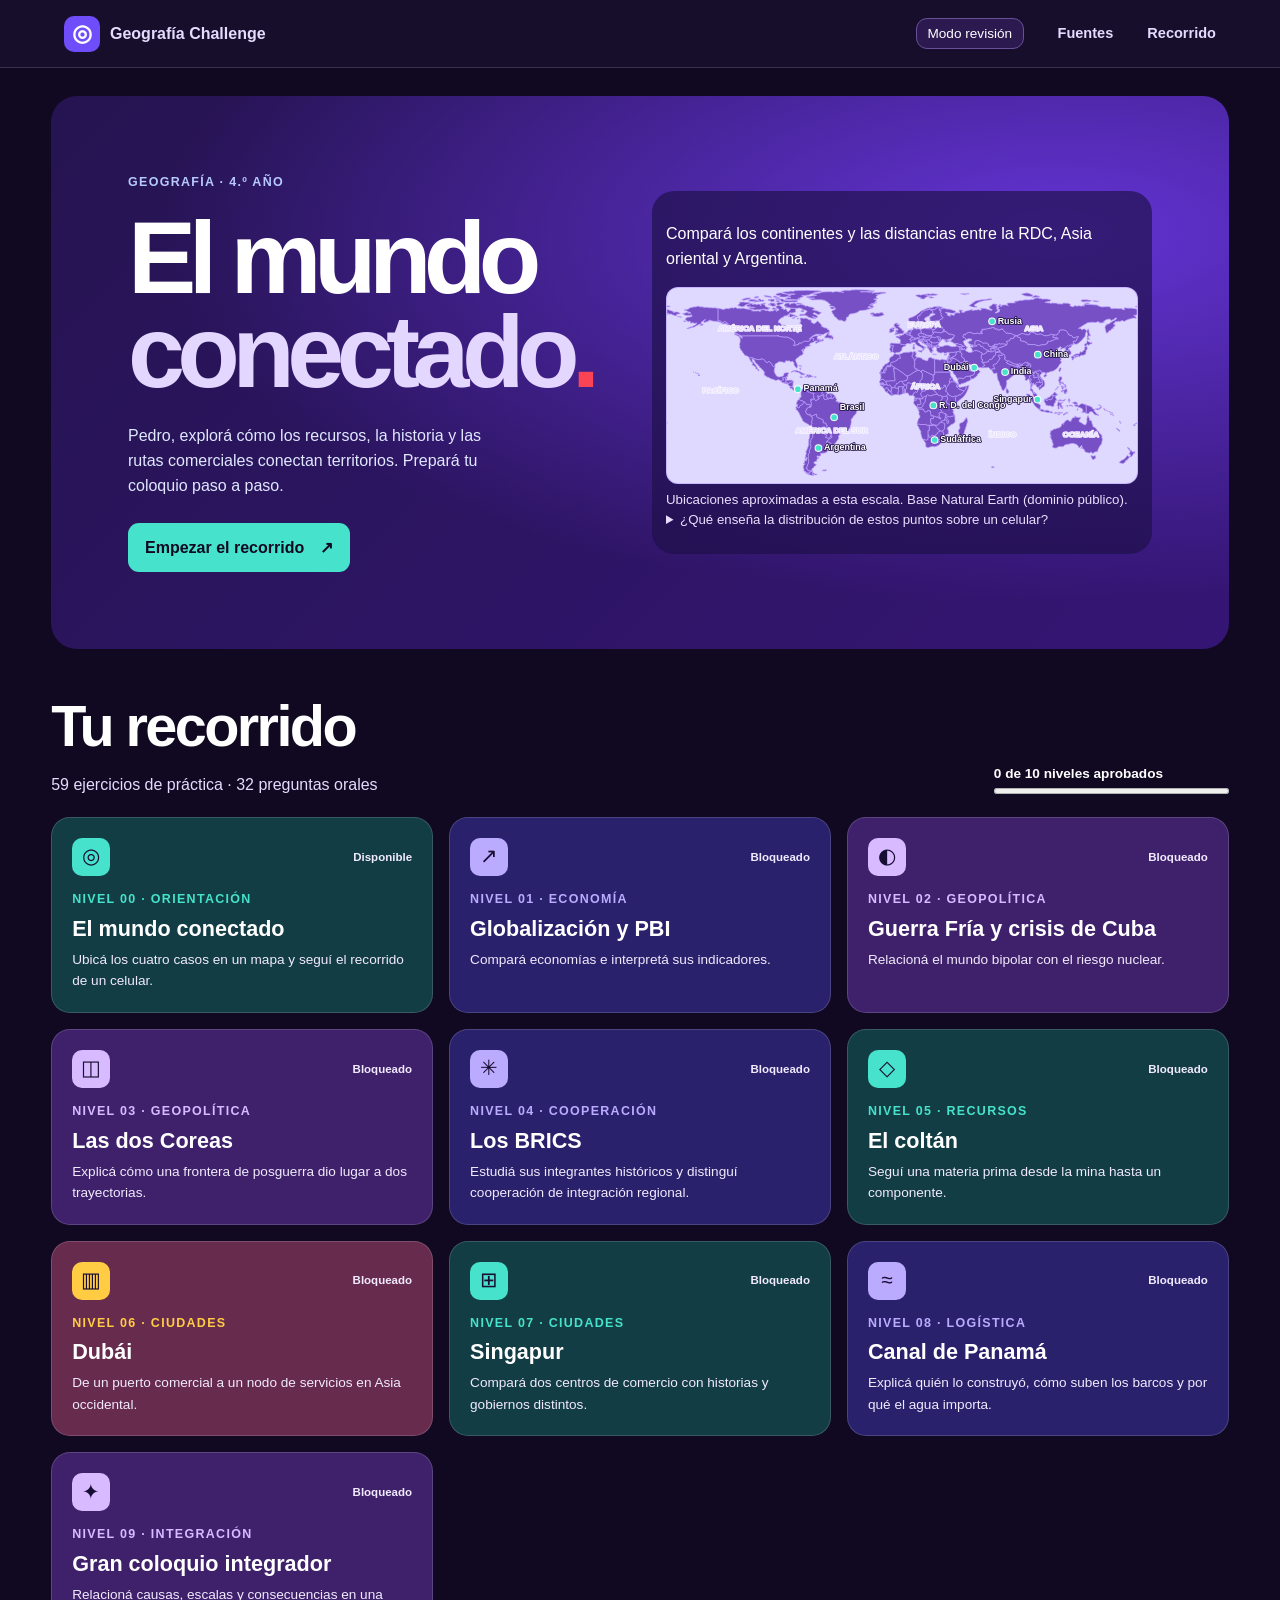
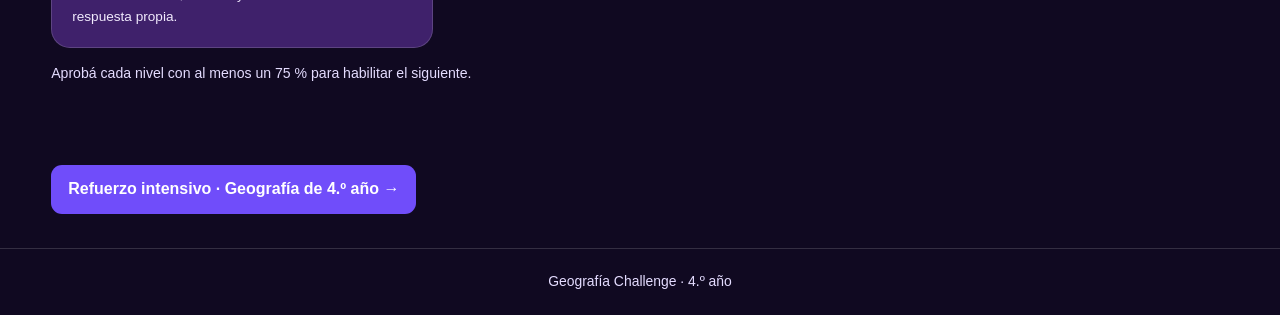
<file: index.html>
<!doctype html>
<html lang="es-AR">
<head>
<meta charset="utf-8">
<meta name="viewport" content="width=device-width,initial-scale=1">
<title>Geografía Challenge · El mundo conectado</title>
<link rel="stylesheet" href="estilos.css">
<script defer src="contenido.js"></script>
<script defer src="practica.js"></script>
<script defer src="oral.js"></script>
<script defer src="mapa-base.js"></script>
<script defer src="visuales.js"></script>
<script defer src="curso.js"></script>
<script defer src="region.js"></script>
<script defer src="geografia.js"></script>
<script defer src="edicion.js?v=20261114"></script>
<script defer src="relato.js?v=20261114"></script>
<script defer src="pedagogia.js"></script>
<script defer src="app.js"></script>
</head>
<body>
<a class="skip" href="#main">Saltar al contenido</a>
<header class="top"><a href="#" class="brand"><span>◎</span> Geografía Challenge</a><div class="top-actions"><button id="modo" type="button" aria-pressed="false">Modo revisión</button><a href="#fuentes">Fuentes</a><a href="#ruta">Recorrido</a></div></header>
<main id="main" tabindex="-1"></main>
<section class="route" aria-label="Material complementario"><a class="primary" href="refuerzo.html">Refuerzo intensivo · Geografía de 4.º año →</a></section>
<footer>Geografía Challenge · 4.º año</footer>
</body>
</html>
</file>
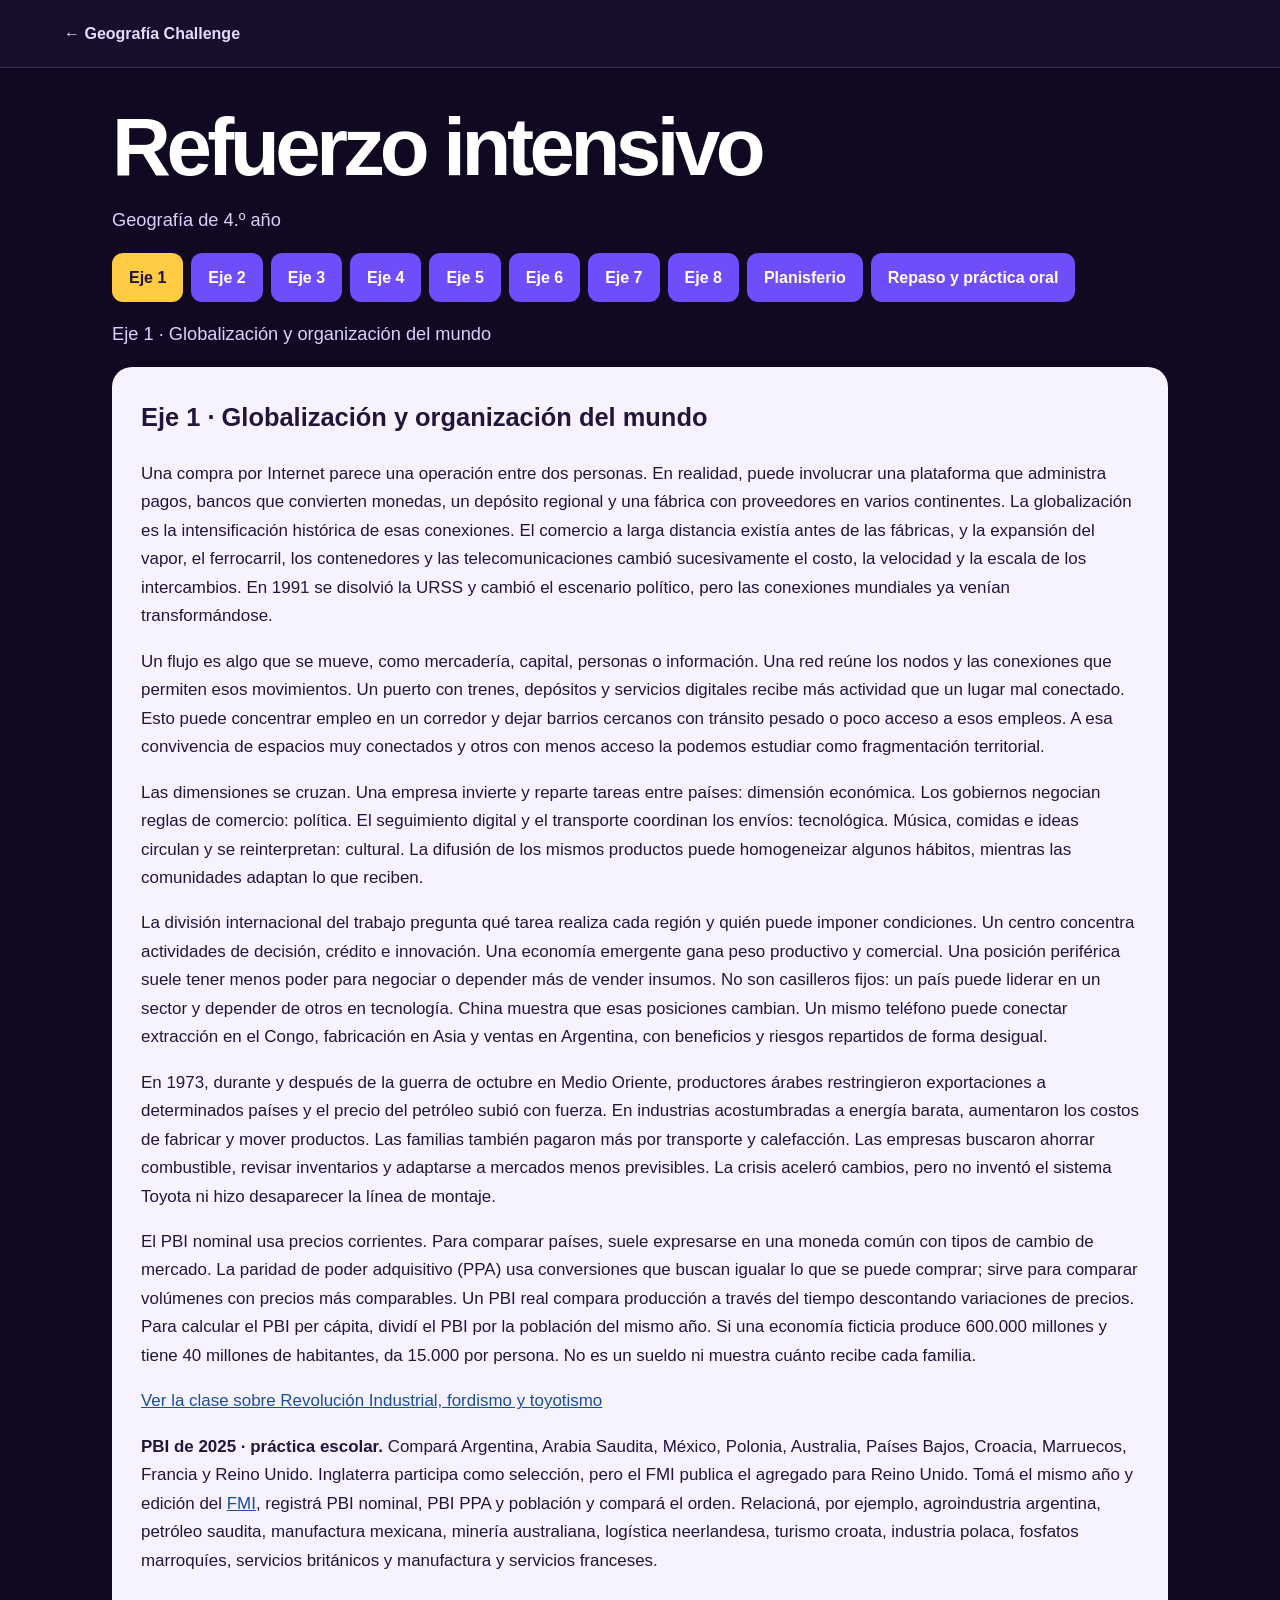
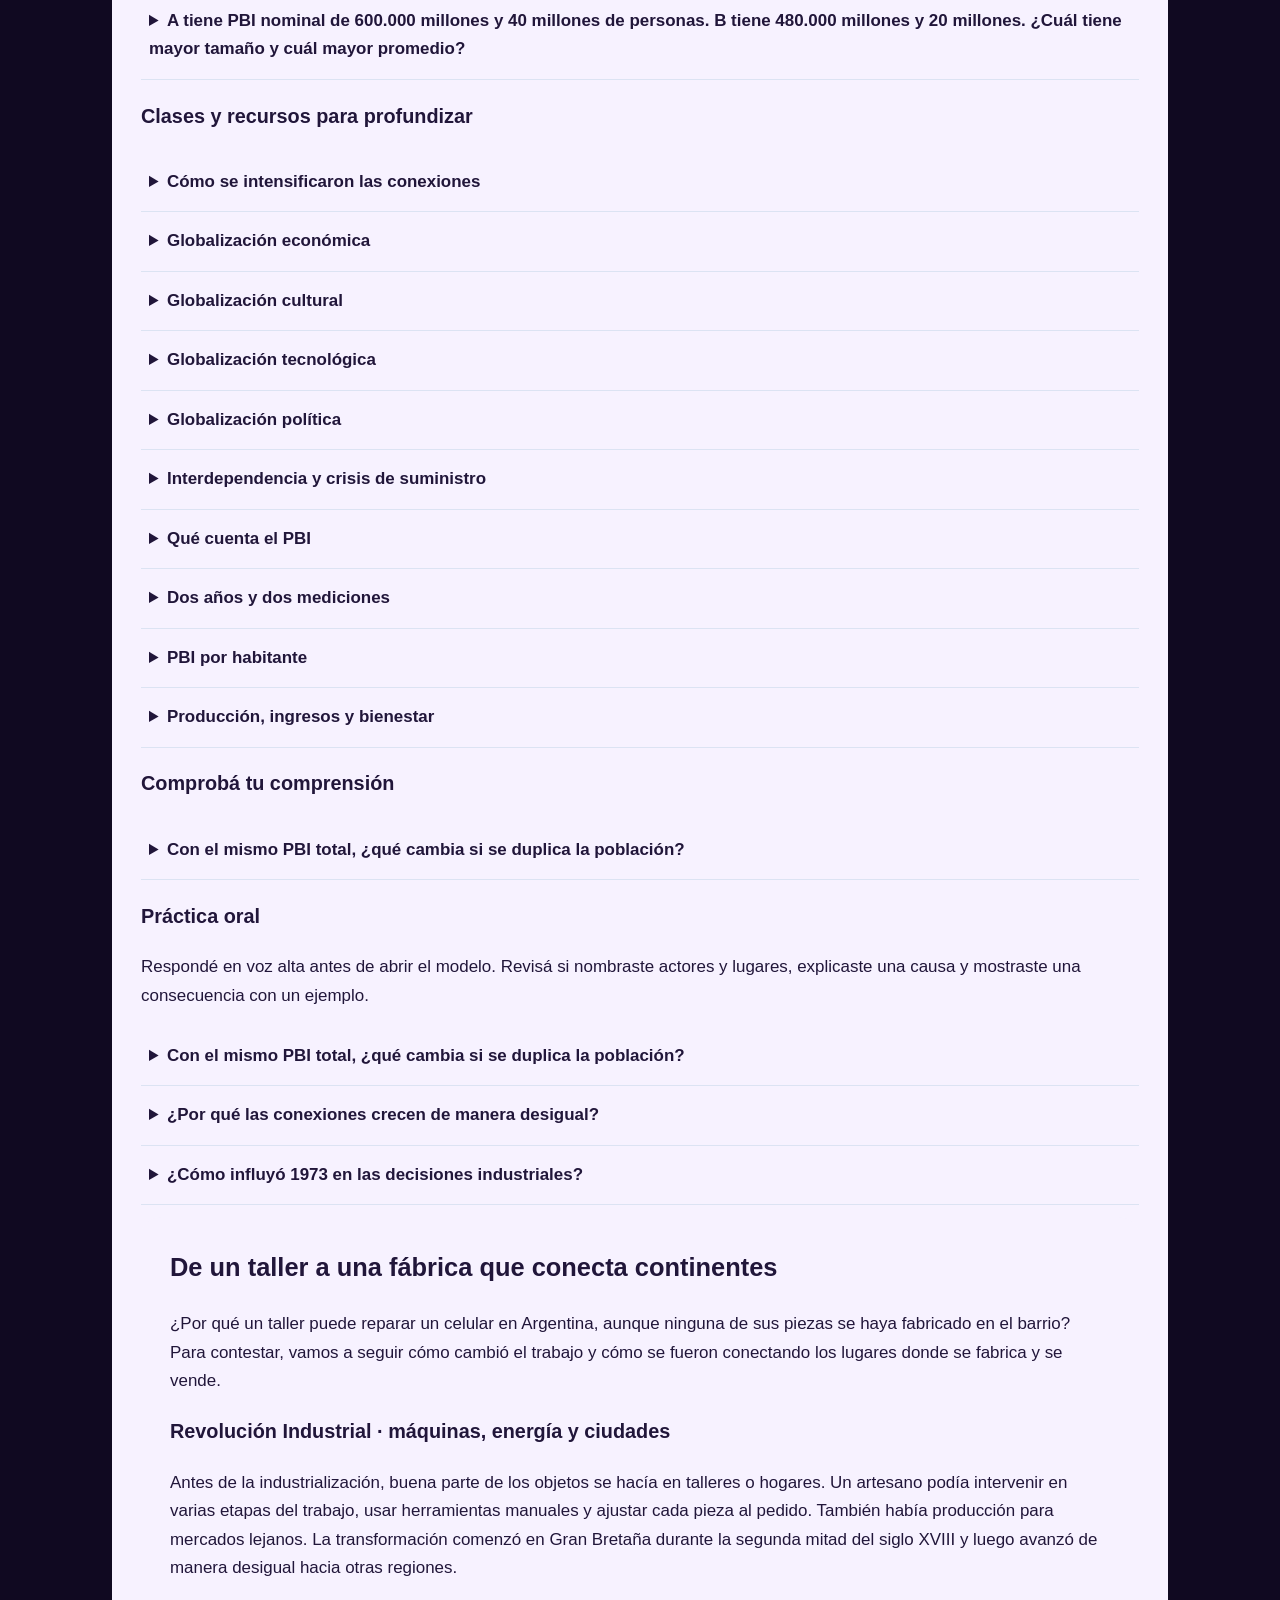
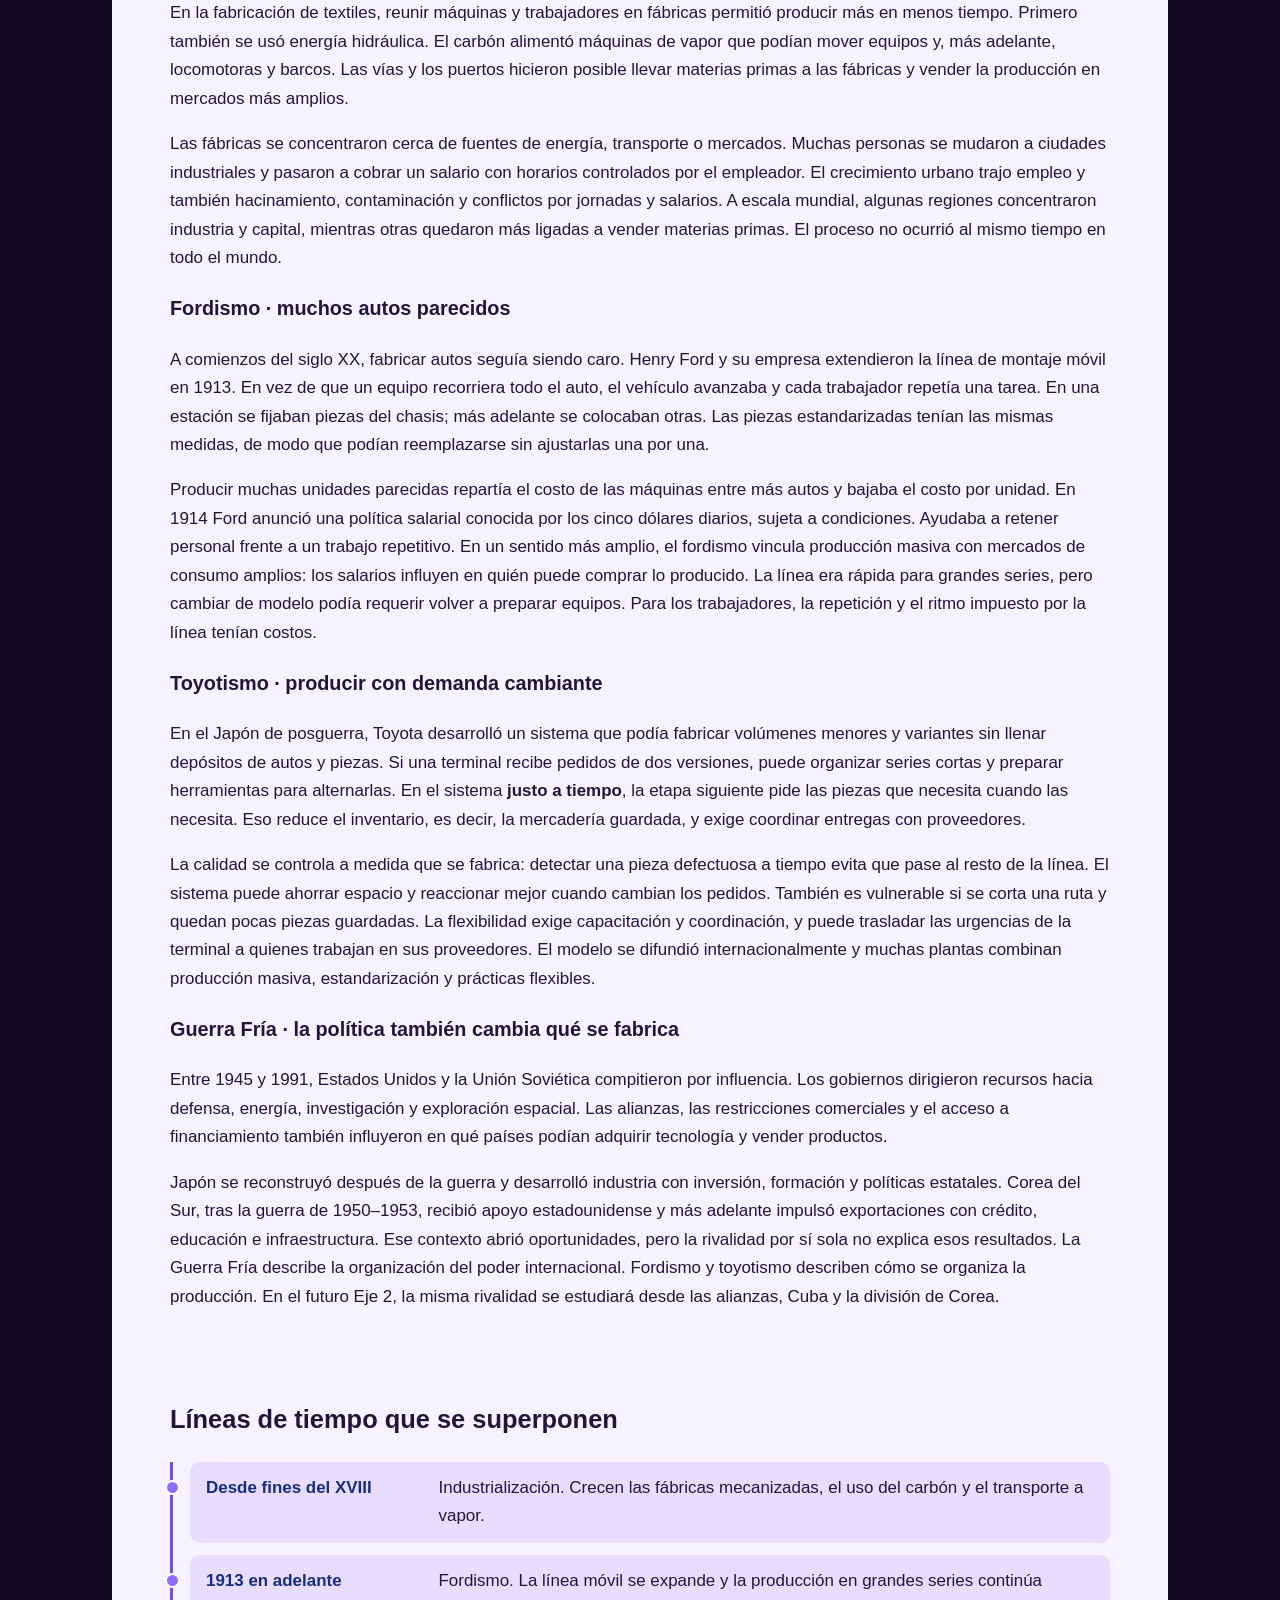
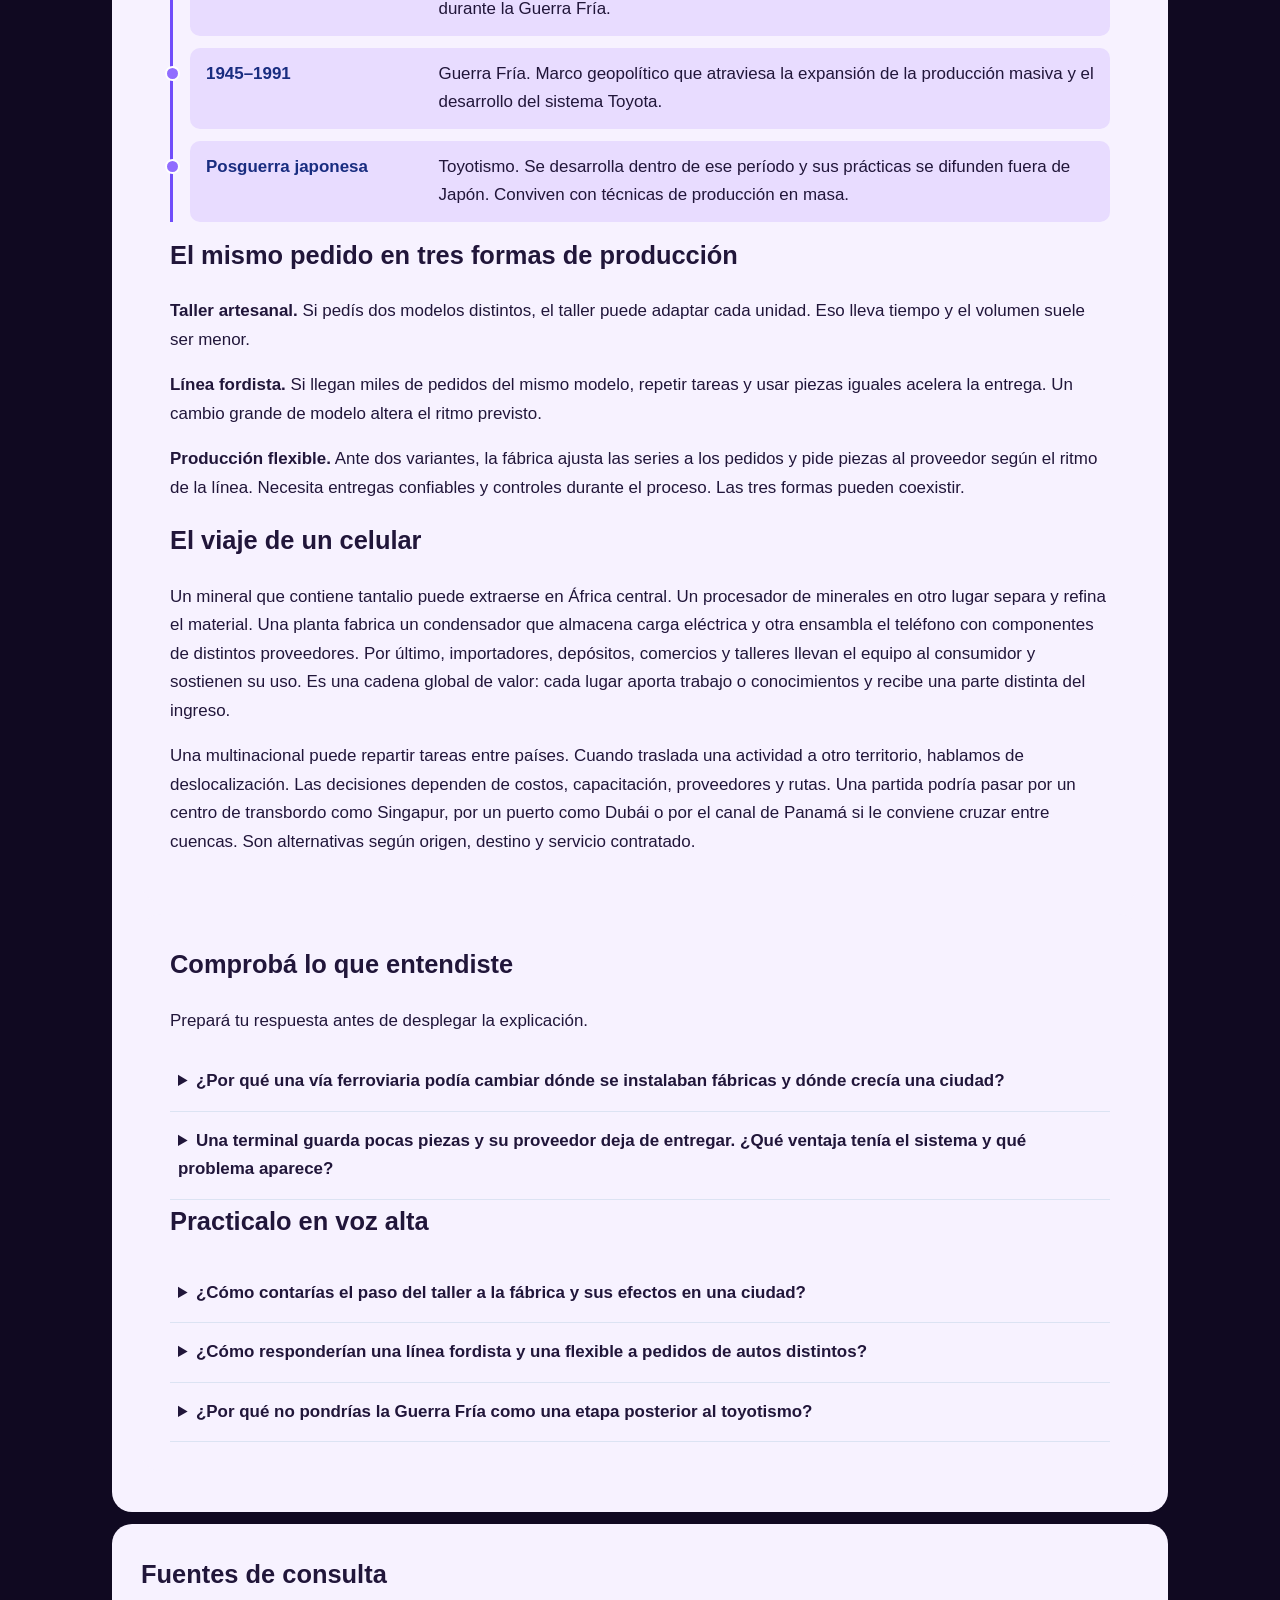
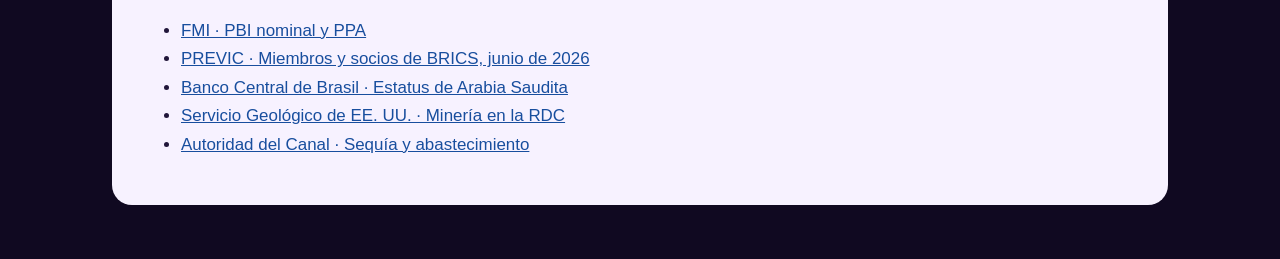
<file: refuerzo.html>
<!doctype html>
<html lang="es-AR">
<head><meta charset="utf-8"><meta name="viewport" content="width=device-width, initial-scale=1">
<title>Refuerzo Intensivo · Geografía de 4.º año</title><link rel="stylesheet" href="estilos.css"><link rel="stylesheet" href="refuerzo.css"><script defer src="contenido.js?v=refuerzo1"></script>
<script defer src="practica.js?v=refuerzo1"></script>
<script defer src="oral.js?v=refuerzo1"></script>
<script defer src="mapa-base.js?v=refuerzo1"></script>
<script defer src="visuales.js?v=refuerzo1"></script>
<script defer src="curso.js?v=refuerzo1"></script>
<script defer src="region.js?v=refuerzo1"></script>
<script defer src="geografia.js?v=refuerzo1"></script>
<script defer src="edicion.js?v=refuerzo1"></script>
<script defer src="relato.js?v=refuerzo1"></script>
<script defer src="pedagogia.js?v=refuerzo1"></script>
<script defer src="refuerzo-ejes.js?v=refuerzo1"></script>
<script defer src="refuerzo.js?v=refuerzo2"></script>
</head>
<body>
<header class="top"><a class="brand" href="index.html">← Geografía Challenge</a></header>
<main class="reading theme-1 refuerzo">
<h1>Refuerzo intensivo</h1>
<p class="intro">Geografía de 4.º año</p>
<nav class="jump" aria-label="Recorrido del refuerzo"><a class="primary" href="#eje-1">Eje 1</a> <a class="primary" href="#eje-2">Eje 2</a> <a class="primary" href="#eje-3">Eje 3</a> <a class="primary" href="#eje-4">Eje 4</a> <a class="primary" href="#eje-5">Eje 5</a> <a class="primary" href="#eje-6">Eje 6</a> <a class="primary" href="#eje-7">Eje 7</a> <a class="primary" href="#eje-8">Eje 8</a> <a class="primary" href="#ubicaciones">Planisferio</a> <a class="primary" href="#guia">Repaso y práctica oral</a></nav>
<p class="intro" id="refuerzo-actual" aria-live="polite"></p>
<div id="produccion">
<section class="paper">
<h2>De un taller a una fábrica que conecta continentes</h2>
<p>¿Por qué un taller puede reparar un celular en Argentina, aunque ninguna de sus piezas se haya fabricado en el barrio? Para contestar, vamos a seguir cómo cambió el trabajo y cómo se fueron conectando los lugares donde se fabrica y se vende.</p>
<h3>Revolución Industrial · máquinas, energía y ciudades</h3>
<p>Antes de la industrialización, buena parte de los objetos se hacía en talleres o hogares. Un artesano podía intervenir en varias etapas del trabajo, usar herramientas manuales y ajustar cada pieza al pedido. También había producción para mercados lejanos. La transformación comenzó en Gran Bretaña durante la segunda mitad del siglo XVIII y luego avanzó de manera desigual hacia otras regiones.</p>
<p>En la fabricación de textiles, reunir máquinas y trabajadores en fábricas permitió producir más en menos tiempo. Primero también se usó energía hidráulica. El carbón alimentó máquinas de vapor que podían mover equipos y, más adelante, locomotoras y barcos. Las vías y los puertos hicieron posible llevar materias primas a las fábricas y vender la producción en mercados más amplios.</p>
<p>Las fábricas se concentraron cerca de fuentes de energía, transporte o mercados. Muchas personas se mudaron a ciudades industriales y pasaron a cobrar un salario con horarios controlados por el empleador. El crecimiento urbano trajo empleo y también hacinamiento, contaminación y conflictos por jornadas y salarios. A escala mundial, algunas regiones concentraron industria y capital, mientras otras quedaron más ligadas a vender materias primas. El proceso no ocurrió al mismo tiempo en todo el mundo.</p>
<h3>Fordismo · muchos autos parecidos</h3>
<p>A comienzos del siglo XX, fabricar autos seguía siendo caro. Henry Ford y su empresa extendieron la línea de montaje móvil en 1913. En vez de que un equipo recorriera todo el auto, el vehículo avanzaba y cada trabajador repetía una tarea. En una estación se fijaban piezas del chasis; más adelante se colocaban otras. Las piezas estandarizadas tenían las mismas medidas, de modo que podían reemplazarse sin ajustarlas una por una.</p>
<p>Producir muchas unidades parecidas repartía el costo de las máquinas entre más autos y bajaba el costo por unidad. En 1914 Ford anunció una política salarial conocida por los cinco dólares diarios, sujeta a condiciones. Ayudaba a retener personal frente a un trabajo repetitivo. En un sentido más amplio, el fordismo vincula producción masiva con mercados de consumo amplios: los salarios influyen en quién puede comprar lo producido. La línea era rápida para grandes series, pero cambiar de modelo podía requerir volver a preparar equipos. Para los trabajadores, la repetición y el ritmo impuesto por la línea tenían costos.</p>
<h3>Toyotismo · producir con demanda cambiante</h3>
<p>En el Japón de posguerra, Toyota desarrolló un sistema que podía fabricar volúmenes menores y variantes sin llenar depósitos de autos y piezas. Si una terminal recibe pedidos de dos versiones, puede organizar series cortas y preparar herramientas para alternarlas. En el sistema <strong>justo a tiempo</strong>, la etapa siguiente pide las piezas que necesita cuando las necesita. Eso reduce el inventario, es decir, la mercadería guardada, y exige coordinar entregas con proveedores.</p>
<p>La calidad se controla a medida que se fabrica: detectar una pieza defectuosa a tiempo evita que pase al resto de la línea. El sistema puede ahorrar espacio y reaccionar mejor cuando cambian los pedidos. También es vulnerable si se corta una ruta y quedan pocas piezas guardadas. La flexibilidad exige capacitación y coordinación, y puede trasladar las urgencias de la terminal a quienes trabajan en sus proveedores. El modelo se difundió internacionalmente y muchas plantas combinan producción masiva, estandarización y prácticas flexibles.</p>
<h3>Guerra Fría · la política también cambia qué se fabrica</h3>
<p>Entre 1945 y 1991, Estados Unidos y la Unión Soviética compitieron por influencia. Los gobiernos dirigieron recursos hacia defensa, energía, investigación y exploración espacial. Las alianzas, las restricciones comerciales y el acceso a financiamiento también influyeron en qué países podían adquirir tecnología y vender productos.</p>
<p>Japón se reconstruyó después de la guerra y desarrolló industria con inversión, formación y políticas estatales. Corea del Sur, tras la guerra de 1950–1953, recibió apoyo estadounidense y más adelante impulsó exportaciones con crédito, educación e infraestructura. Ese contexto abrió oportunidades, pero la rivalidad por sí sola no explica esos resultados. La Guerra Fría describe la organización del poder internacional. Fordismo y toyotismo describen cómo se organiza la producción. En el futuro Eje 2, la misma rivalidad se estudiará desde las alianzas, Cuba y la división de Corea.</p>
</section>
<section class="paper">
<h2>Líneas de tiempo que se superponen</h2>
<ol class="timeline">
<li><b>Desde fines del XVIII</b><span>Industrialización. Crecen las fábricas mecanizadas, el uso del carbón y el transporte a vapor.</span></li>
<li><b>1913 en adelante</b><span>Fordismo. La línea móvil se expande y la producción en grandes series continúa durante la Guerra Fría.</span></li>
<li><b>1945–1991</b><span>Guerra Fría. Marco geopolítico que atraviesa la expansión de la producción masiva y el desarrollo del sistema Toyota.</span></li>
<li><b>Posguerra japonesa</b><span>Toyotismo. Se desarrolla dentro de ese período y sus prácticas se difunden fuera de Japón. Conviven con técnicas de producción en masa.</span></li>
</ol>
<h2>El mismo pedido en tres formas de producción</h2>
<p><strong>Taller artesanal.</strong> Si pedís dos modelos distintos, el taller puede adaptar cada unidad. Eso lleva tiempo y el volumen suele ser menor.</p>
<p><strong>Línea fordista.</strong> Si llegan miles de pedidos del mismo modelo, repetir tareas y usar piezas iguales acelera la entrega. Un cambio grande de modelo altera el ritmo previsto.</p>
<p><strong>Producción flexible.</strong> Ante dos variantes, la fábrica ajusta las series a los pedidos y pide piezas al proveedor según el ritmo de la línea. Necesita entregas confiables y controles durante el proceso. Las tres formas pueden coexistir.</p>
<h2>El viaje de un celular</h2>
<p>Un mineral que contiene tantalio puede extraerse en África central. Un procesador de minerales en otro lugar separa y refina el material. Una planta fabrica un condensador que almacena carga eléctrica y otra ensambla el teléfono con componentes de distintos proveedores. Por último, importadores, depósitos, comercios y talleres llevan el equipo al consumidor y sostienen su uso. Es una cadena global de valor: cada lugar aporta trabajo o conocimientos y recibe una parte distinta del ingreso.</p>
<p>Una multinacional puede repartir tareas entre países. Cuando traslada una actividad a otro territorio, hablamos de deslocalización. Las decisiones dependen de costos, capacitación, proveedores y rutas. Una partida podría pasar por un centro de transbordo como Singapur, por un puerto como Dubái o por el canal de Panamá si le conviene cruzar entre cuencas. Son alternativas según origen, destino y servicio contratado.</p>
</section>
<section class="paper">
<h2>Comprobá lo que entendiste</h2>
<p>Prepará tu respuesta antes de desplegar la explicación.</p>
<details class="oral-card"><summary>¿Por qué una vía ferroviaria podía cambiar dónde se instalaban fábricas y dónde crecía una ciudad?</summary><p>Una estación conectaba insumos, trabajadores y compradores. Al reducir tiempos y costos de transporte, hacía más atractivo instalarse cerca. El tren ayudaba al crecimiento, junto con decisiones sobre suelo, empleo y energía.</p></details>
<details class="oral-card"><summary>Una terminal guarda pocas piezas y su proveedor deja de entregar. ¿Qué ventaja tenía el sistema y qué problema aparece?</summary><p>Ahorraba espacio y dinero en mercadería guardada. Cuando no llegan las piezas, queda menos margen para mantener la producción. Guardar todo eliminaría parte del ahorro, y las entregas frecuentes requieren coordinación y opciones de respaldo.</p></details>
<h2>Practicalo en voz alta</h2>
<details class="oral-card"><summary>¿Cómo contarías el paso del taller a la fábrica y sus efectos en una ciudad?</summary><p>En el taller se podía trabajar una pieza casi completa. Al reunir máquinas, energía y trabajadores en una fábrica, cambió la escala. Se expandieron rutas y mercados, creció el empleo asalariado en ciudades y aparecieron problemas de vivienda, contaminación y condiciones laborales.</p></details>
<details class="oral-card"><summary>¿Cómo responderían una línea fordista y una flexible a pedidos de autos distintos?</summary><p>Una línea fordista aprovecha la repetición para producir muchas unidades iguales. Una flexible alterna series y coordina piezas con proveedores. La primera gana eficiencia si la demanda es estable; la segunda se adapta mejor a variantes y necesita entregas confiables.</p></details>
<details class="oral-card"><summary>¿Por qué no pondrías la Guerra Fría como una etapa posterior al toyotismo?</summary><p>Porque señalan cosas diferentes. La Guerra Fría explica la rivalidad internacional y parte del contexto para la industria asiática. El toyotismo se desarrolló en Japón durante ese mismo período y explica cómo trabaja una fábrica.</p></details>
</section>
</div>
<div id="refuerzo-ejes"></div>
<section class="paper"><h2>Fuentes de consulta</h2><ul><li><a href="https://www.imf.org/external/datamapper/datasets/WEO">FMI · PBI nominal y PPA</a></li><li><a href="https://www.gov.br/previc/pt-br/noticias/previc-participa-de-seminario-do-brics">PREVIC · Miembros y socios de BRICS, junio de 2026</a></li><li><a href="https://www.bcb.gov.br/en/about/brics-en">Banco Central de Brasil · Estatus de Arabia Saudita</a></li><li><a href="https://www.usgs.gov/centers/national-minerals-information-center/congo-kinshasa">Servicio Geológico de EE. UU. · Minería en la RDC</a></li><li><a href="https://pancanal.com/canal-mantiene-medidas-para-garantizar-disponibilidad-de-agua/">Autoridad del Canal · Sequía y abastecimiento</a></li></ul></section>
</main></body></html>
</file>
<file: estilos.css>
@font-face{font-family:Inter;src:local(Inter)}*{box-sizing:border-box}html{scroll-padding-top:80px}body{margin:0;background:#f5f6fb;color:#172346;font:16px/1.58 Inter,"Segoe UI",sans-serif}a{color:#184e9e}button,input,textarea,select{font:inherit}button,.primary{border-radius:11px;cursor:pointer}button{border:1px solid #c5cfe4;color:#172346;background:#fff;padding:.55rem .85rem}button:hover,button[aria-pressed=true]{background:#e8efff}button:disabled{cursor:default;opacity:.48}:focus-visible{outline:3px solid #315de6;outline-offset:4px}.top{height:68px;background:#fff;position:sticky;top:0;z-index:4;display:flex;align-items:center;justify-content:space-between;padding:0 max(5vw,calc((100vw - 1220px)/2));border-bottom:1px solid #e1e5f2;gap:12px}.top a{text-decoration:none;color:#152449;font-weight:650}.top-actions{display:flex;gap:clamp(12px,4vw,34px);font-size:.91rem}.brand{display:flex;align-items:center;gap:10px;line-height:1.1}.brand span{background:#202e64;color:#84eedc;border-radius:10px;width:36px;height:36px;display:grid;place-items:center;font-size:1.45rem;flex:none}.skip,.sr{position:absolute;clip-path:inset(50%);width:1px;height:1px;overflow:hidden}.skip:focus{clip-path:none;width:auto;height:auto;position:fixed;z-index:5;background:#fff;padding:10px}main{min-height:76vh}.hero,.route,.reading{width:min(92%,1220px);margin:auto}.hero{margin-top:28px;padding:clamp(24px,5vw,65px);min-height:455px;display:grid;grid-template-columns:1fr 1fr;align-items:center;gap:18px;color:#fff;border-radius:26px;background:radial-gradient(ellipse at 85% 18%,#314487 0%,transparent 55%),#121b42;overflow:hidden}.hero h1{font-size:clamp(3.1rem,7vw,6.7rem);letter-spacing:-.074em;line-height:.92;margin:18px 0 24px;font-weight:800}.hero h1 em{font-style:normal;color:#89eedc}.hero h1 span{color:#ffe384}.hero-text>p:not(.kicker){max-width:42ch;color:#e0e8ff;margin-bottom:24px}.kicker{font-size:.78rem;text-transform:uppercase;font-weight:750;letter-spacing:.105em;margin:0;color:var(--ink,#43528b)}.hero .kicker{color:#b7c9ff}.primary{display:inline-flex;align-items:center;gap:16px;background:#203e9a;color:white;padding:.68rem 1rem;border:1px solid transparent;text-decoration:none;font-weight:710}.primary:hover{background:#172f79}.hero .primary{background:#ffe384;color:#171e3b}.hero .primary:hover{background:#ffefb3}.hero-map svg{background:#1c2b60;border:1px solid #42578a}.hero-map .tierra{fill:#42558c;stroke:#7387ba}.hero-map .region{fill:#c5d4fc}.hero-map .pin{fill:#fff;stroke:#1c2b60}.hero-map circle{fill:#85eedc;stroke:#1c2b60}.hero-map figcaption{color:#c1cfef}.route{padding:32px 0 34px}.routehead{display:flex;align-items:end;justify-content:space-between;gap:16px;margin-bottom:20px}.routehead h2{font-size:2.2rem;letter-spacing:-.045em;margin:0}.routehead p{margin:0;color:#4b5978}.progress{min-width:min(235px,100%);font-size:.85rem}.progress progress{width:100%;display:block;accent-color:#3357da;height:12px}.grid{display:grid;grid-template-columns:repeat(5,minmax(0,1fr));gap:13px}.tile{padding:16px;border-radius:16px;border:1px solid #dce3f3;background:#fff;text-decoration:none;color:inherit;min-height:196px}.tile:not(.locked):hover{border-color:var(--ink);box-shadow:0 8px 20px #16234812}.tile>div{display:flex;align-items:center;justify-content:space-between;gap:4px;margin-bottom:14px}.icon{background:var(--tint);color:var(--ink);display:grid;place-items:center;width:38px;height:38px;border-radius:10px;font-size:1.3rem}.tile-state{color:#55617c;font-size:.72rem;font-weight:700}.tile h3{line-height:1.15;margin:.45rem 0;font-size:1.13rem}.tile p:last-child{font-size:.85rem;margin:0;color:#4c5874}.tile.locked{background:#fafbff}.theme-0,.theme-5,.theme-7{--ink:#116558;--tint:#daf6ed}.theme-1,.theme-4,.theme-8{--ink:#244ab0;--tint:#e1eaff}.theme-2,.theme-3,.theme-9{--ink:#6233a5;--tint:#efe6ff}.theme-6{--ink:#7b4a0b;--tint:#fff0c8}.muted,.storage{font-size:.88rem;color:#4b5978}footer{text-align:center;border-top:1px solid #e0e5f4;padding:22px;color:#4b5978;font-size:.87rem}.reading{max-width:1000px;padding:29px 0 42px}.reading h1{font-size:clamp(2.2rem,7vw,4.2rem);letter-spacing:-.055em;line-height:1.02;margin:9px 0}.intro{font-size:1.14rem;color:#465475}.back{display:inline-block;margin-bottom:19px;font-weight:650}.jump{display:flex;flex-wrap:wrap;gap:8px;margin:18px 0}.paper,.lesson{background:#fff;border:1px solid #dae0ef;border-radius:16px;margin:12px 0}.paper{padding:clamp(14px,3vw,29px)}.paper h2{margin-top:0}.lesson>summary{font-size:1.14rem;padding:14px 18px;font-weight:750}.lesson-num{display:inline-block;background:var(--tint);color:var(--ink);border-radius:7px;padding:3px 9px;margin-right:12px;font-size:.9rem}.lesson-body{padding:0 clamp(14px,4vw,27px) 16px}.lesson-body p:not([class]){max-width:83ch}summary{cursor:pointer}details details{margin:.65rem 0}.example{border-left:4px solid var(--ink,#315de6);background:var(--tint,#edf3ff);padding:10px 16px;margin-top:14px;border-radius:6px}.example p{margin:.25rem 0}.practice-links button{margin:3px}.map{margin:10px 0;min-width:0}.map svg{display:block;width:100%;height:auto;background:#dbeaff;border-radius:12px}.tierra{fill:#f6eed7;stroke:#8497a9;stroke-width:.7;vector-effect:non-scaling-stroke}.tierra.historico{fill:#63b5f1}.tierra.nuevo{fill:#5adde1}.tierra.socio{fill:#c6a6ff}.tierra.discutido{fill:#ffce65}.l-h{color:#175b9f}.l-n{color:#026b6d}.l-s{color:#6434a4}.l-d{color:#7b4a0b}.map figcaption{font-size:.83rem;color:#495877;margin-top:6px}.map circle{fill:#183773;stroke:white;stroke-width:1.8}.canal{fill:none;stroke:#5d31c2;stroke-width:5}.pin,.region{font-family:inherit;font-size:16px;font-weight:750;fill:#122349;paint-order:stroke;stroke:#f7f7ff;stroke-width:3px;stroke-linejoin:round}.region{font-size:14px;fill:#365582}.timeline{list-style:none;margin:18px 0;padding:0 0 0 16px;border-left:3px solid var(--ink,#284aa8)}.timeline li{padding:6px 0;display:grid;grid-template-columns:8rem 1fr;gap:12px}.comparison details{border:1px solid #dce3f3;padding:.55rem .85rem;border-radius:9px}.comparison summary{font-weight:690}.comparison dl{display:grid;grid-template-columns:1fr 1fr;gap:12px}.comparison dt{font-weight:720}.comparison dd{margin:0}.lock svg{width:100%;height:auto;display:block;background:#e4efff;border-radius:12px}.lock text{fill:#1d315d;font-size:19px;font-weight:720}.agua{fill:#55bfdf;transition:y .65s,height .65s}.suelo{fill:#243455}.gate{stroke:#8b56cd;stroke-width:7;transition:transform .4s}.gate.raised{transform:translateY(-55px);opacity:.32}.buque{fill:#a85b05;transition:transform .65s ease-in-out}.network{display:flex;gap:7px;flex-wrap:wrap}.network span{border-radius:8px;background:#eee8fc;padding:.45rem .65rem}.network span:not(:last-child):after{content:' →';color:#653aa4}.question{border:1px solid #d7dfef;border-radius:12px;margin:18px 0;padding:10px 14px;min-width:0}.question legend{font-weight:700;padding:0 .35rem;max-width:100%}.options{display:grid;gap:6px}.options label{display:block;padding:.45rem .55rem;background:#f5f7fc;border-radius:7px;cursor:pointer}.options label:has(:checked){background:#e5edff}.options input{accent-color:#284ba7}.selects{display:grid;gap:8px}.selects label{display:grid;grid-template-columns:minmax(100px,1fr) minmax(0,2fr);align-items:center;gap:10px}.selects select,input:not([type=radio]),textarea{border:1px solid #b7c3dd;border-radius:8px;padding:7px;color:inherit;max-width:100%}textarea{display:block;width:100%;margin:10px 0;resize:vertical}.actions,.oral-buttons{display:flex;flex-wrap:wrap;gap:8px}.feedback,.score{padding:10px 13px;border-radius:9px;margin-top:10px}.correct{background:#def7e9;color:#145234}.wrong{background:#fff0d6;color:#663900}.score button,.score .primary{margin:3px}.oral-card{padding:10px;border-bottom:1px solid #dce3f3}.oral-card>summary{font-weight:690}.oral-card small{color:#4c5c7c}.oral-card>div{padding:10px 0}.storage:empty{display:none}@media(max-width:1020px){.grid{grid-template-columns:repeat(3,minmax(0,1fr))}}@media(max-width:670px){.hero{grid-template-columns:1fr;min-height:auto}.hero h1{font-size:clamp(3rem,11vw,4.8rem)}.hero-map .map{margin-bottom:0}.grid{grid-template-columns:repeat(2,minmax(0,1fr))}.tile{padding:12px;min-height:170px}.routehead{align-items:flex-start;flex-direction:column}.timeline li{grid-template-columns:5.4rem 1fr}.top{padding:0 4vw}.pin,.region{font-size:20px}.comparison dl{gap:8px;font-size:.93rem}}@media(prefers-reduced-motion:reduce){*,*::before,*::after{transition:none!important}}
.top-actions{align-items:center}.top-actions button{font-size:.85rem;line-height:1.15;padding:.42rem .65rem}.review-banner{width:min(92%,1220px);margin:14px auto 0;padding:8px 14px;background:#fff0c8;border:1px solid #e4c578;border-radius:9px;color:#553700;font-weight:650}.lesson-body h3{font-size:1rem;margin:1.2rem 0 .3rem}.lesson-body h3+p{margin-top:.25rem}@media(max-width:490px){.top-actions{gap:8px}.top-actions button{font-size:.72rem;padding:.35rem}.brand{font-size:.86rem}}
.l-h{color:#192d80}.l-n{color:#006d60}.l-s{color:#5733bc}.l-d{color:#804800}.l-c{color:#9d312d}
body{background:#ebf2ff;color:#17224e}.top{border-bottom-color:#c7d7fa}.brand span{background:#192d80;color:#5ce7d3}
.hero{background:radial-gradient(ellipse at 90% 20%,#6947dd 0%,transparent 62%),#192d80}.hero h1 em{color:#59ebd3}.hero h1 span,.hero .primary{color:#18234e}.hero h1 span{color:#ffbe36}.hero .primary{background:#ffbe36}.hero-map svg{background:#152766}.hero-map .tierra{fill:#566caa;stroke:#adbcf8}.hero-map circle{fill:#ffbe36}
.primary{background:#192d80}.primary:hover{background:#2e47a7}.progress progress{accent-color:#6947dd}.theme-0,.theme-5,.theme-7{--ink:#006658;--tint:#c6f5ec;--accent:#00bfa6}.theme-1,.theme-4,.theme-8{--ink:#192d80;--tint:#dbe7ff;--accent:#3455d4}.theme-2,.theme-3,.theme-9{--ink:#4e2eb4;--tint:#ebe2ff;--accent:#6947dd}.theme-6{--ink:#713619;--tint:#ffe8cb;--accent:#ffbe36}
.tile{border-top:4px solid var(--accent);box-shadow:0 4px 14px #192d8010}.tile.locked{background:#f8fbff}.lesson>summary{border-left:4px solid var(--accent);border-radius:14px}.example{background:var(--tint,#e9e1ff);border-color:var(--accent,#6947dd)}.options label{background:#eff4ff}.options label:has(:checked){background:#e9e1ff;box-shadow:inset 3px 0 #6947dd}.correct{background:#cff7ec;color:#075742}.wrong{background:#ffe1de;color:#782622}.review-banner{background:#fff0c8;border-color:#ffbe36}
.map svg{background:#d8e8ff}.tierra{fill:#f8f3e7;stroke:#7789af}.tierra.historico{fill:#8da9ff}.tierra.nuevo{fill:#20cbb2}.tierra.socio{fill:#bd9eff}.tierra.discutido{fill:#ffbe36}.tierra.distinto{fill:#ff8077}.canal{stroke:#5830c6;stroke-width:5}.map figcaption{line-height:1.5}.map figcaption b{white-space:normal}
.timeline{border-color:#6947dd;margin:22px 0;padding-left:19px}.timeline li{position:relative;margin:0 0 11px;padding:10px 12px;border-radius:10px;background:#f0edff;grid-template-columns:minmax(82px,8rem) 1fr}.timeline li::before{content:'';position:absolute;left:-26px;top:18px;width:11px;height:11px;border-radius:50%;background:#6947dd;border:2px solid #fff}.timeline b{color:#192d80}.timeline small{display:block;margin-top:4px;color:#3f4165;font-size:.83rem}
@media(max-width:670px){.timeline{padding-left:13px}.timeline li{grid-template-columns:1fr;gap:2px}.timeline li::before{left:-20px}.map svg .pin,.map svg .region{font-size:22px}}

/* Study screens */
:root {
  --electric:#2347dd; --violet:#7c3aed; --turquoise:#05bfa5;
  --yellow:#ffc247; --coral:#ff657c; --lavender:#f3edff;
  --study-ink:#1c234c; --study-muted:#48446b;
}
body {background:#edf2ff;color:var(--study-ink)}
.primary{background:var(--electric)}
.primary:hover{background:#1636ba}
:focus-visible{outline-color:var(--electric)}
.progress progress{accent-color:var(--violet)}
.hero{background:radial-gradient(ellipse at 92% 8%,#6430c5 0%,transparent 58%),#192c85}
.hero .primary{background:var(--yellow)}
.theme-0,.theme-5,.theme-7{--accent:var(--turquoise);--tint:#d9faf3;--ink:#07594c;--chapter:#147466}
.theme-1,.theme-4,.theme-8{--accent:var(--electric);--tint:#e4ebff;--ink:#18359e;--chapter:#243fb9}
.theme-2,.theme-3,.theme-9{--accent:var(--violet);--tint:var(--lavender);--ink:#5323ac;--chapter:#5d2cae}
.theme-6{--accent:var(--yellow);--tint:#fff1cf;--ink:#75430a;--chapter:#824326}
.tile{border:0;background:var(--tint);box-shadow:0 4px 0 #26376d1c}
.tile.locked{background:#f6f8ff}
.tile:not(.locked):hover{box-shadow:0 6px 0 var(--accent)}
.reading{max-width:1056px}
.lesson{background:#f8f6ff;border:0;overflow:hidden;margin:16px 0;box-shadow:0 5px 18px #37316d19}
.lesson>summary{display:flex;align-items:center;gap:13px;padding:15px clamp(14px,4vw,32px);border:0;border-radius:0;background:var(--tint);color:var(--ink);list-style:none}
.lesson>summary::-webkit-details-marker{display:none}
.lesson>summary::after{margin-left:auto;content:'⌄';font-size:1.35rem;line-height:1}
.lesson[open]>summary::after{transform:rotate(180deg)}
.lesson[open]>summary{background:var(--chapter);color:white}
.lesson-num{margin:0;min-width:2.35rem;text-align:center;background:#fff;color:var(--ink)}
.lesson-body{padding:clamp(15px,4vw,40px);display:grid;grid-template-columns:minmax(0,1fr);gap:18px}
.lesson-body>.story-opening,.lesson-body>.story-copy,.lesson-body>.story-term,.lesson-body>.story-bridge{margin:0;max-width:none}
.story-opening{
  padding:clamp(16px,4vw,30px);border-radius:18px;
  background:linear-gradient(120deg,var(--tint),#eee3ff);
  font-size:clamp(1.14rem,2.3vw,1.48rem);font-weight:720;line-height:1.4;color:var(--ink)
}
.story-copy{width:min(100%,74ch);justify-self:center;font-size:1.04rem;line-height:1.75}
.story-followup{padding-top:17px;border-top:1px solid #d8ccec}
.story-term{padding:15px 18px;background:#d8f8f2;border-radius:14px;color:#153e44}
.story-term strong{display:block;color:#075b52;margin-bottom:4px}
.story-example,.study-pause,.study-check,.study-oral,.story-bridge{border-radius:15px;padding:clamp(14px,3vw,24px)}
.story-example{background:#fff0c7;color:#523711}
.story-example h3,.study-check h3,.study-oral h3{margin:0 0 8px}
.story-example p,.study-pause p{margin:0}
.study-pause{background:#ffe1eb;color:#722044}
.study-check{background:#e1ebff}
.study-check button{margin:3px}
.study-oral{background:#ede3ff}
.study-oral .oral-card{border:0;padding:0}
.story-bridge{background:#e0f7f2;color:#114e47;font-weight:650}
.lesson-body>.map,.lesson-body>.lock{background:#e4edff;border-radius:17px;padding:clamp(10px,2vw,19px);margin:0}
.map svg{background:#d2e6ff}
.tierra{fill:#fcf4e0;stroke:#7487b6}
.tierra.historico{fill:#6485fa}
.tierra.nuevo{fill:#21ccb4}
.tierra.socio{fill:#c39cf7}
.tierra.discutido{fill:var(--yellow)}
.tierra.distinto{fill:var(--coral)}
.map circle{fill:#192d80;stroke:#fff}
.canal{stroke:#722ede}
.map figcaption{color:#30365f}
.timeline {list-style:none;margin:0;border-color:var(--violet);padding-left:17px}
.timeline li{display:block;padding:0;background:#eee5ff;margin-bottom:12px}
.timeline li::before{left:-25px;background:var(--violet)}
.timeline details{margin:0}
.timeline summary{display:grid;grid-template-columns:minmax(70px,auto) minmax(0,1fr) auto;gap:10px;align-items:baseline;padding:12px;color:#35206c}
.timeline summary::after{content:'+';font-weight:bold}
.timeline details[open] summary::after{content:'−'}
.timeline summary b{color:#fff;background:#5824b3;border-radius:8px;padding:4px 9px}
.timeline details p{margin:0;padding:0 14px 13px;color:var(--study-muted)}
#evaluacion{background:#f3edff;border:0}
#quiz>h3{background:#ddd5ff;color:#441d93;padding:10px 15px;border-radius:10px}
.question{background:#fff;border:0;box-shadow:0 2px 0 #4b3d6c24}
.question legend{color:#252269}
.options label{background:#eaf0ff}
.options label:has(:checked){background:#dfd6ff;box-shadow:inset 4px 0 var(--violet)}
.options input{accent-color:var(--electric)}
.correct{background:#d2faeb;color:#075442}
.wrong{background:#ffe0e9;color:#782244}
@media(max-width:550px){
 .lesson-body{gap:14px}
 .story-copy{font-size:1rem;line-height:1.64}
 .timeline summary{grid-template-columns:1fr auto;gap:5px}
 .timeline summary b{justify-self:start}
 .timeline summary span{grid-row:2}
 .timeline summary::after{grid-column:2;grid-row:1}
 .map svg .pin,.map svg .region{font-size:21px}
}

/* Plataforma y lectura editorial */
:root {
 --night:#100921;
 --surface:#211243;
 --electric:#704dfa;
 --violet:#916dff;
 --coral:#fb4356;
 --turquoise:#46e2cb;
 --yellow:#ffcc44;
}
body{background:var(--night);color:#fff;font-family:Inter,"Segoe UI",sans-serif}
.top{background:#170e2c;border-color:#ffffff26}
.top a,footer,.routehead p,.route .muted{color:#e4dcff}
.top button,.jump button{background:#2b194f;color:#fff;border-color:#694f99}
.top button:hover,.jump button:hover,.top button[aria-pressed=true]{background:#482c7a}
.brand span{background:#704dfa;color:white}
.hero{min-height:525px;background:radial-gradient(ellipse at 85% 25%,#6334d4,transparent 63%),linear-gradient(135deg,#251451,#351574);padding:clamp(24px,6vw,78px);gap:24px}
.hero h1{font-size:clamp(3.2rem,8vw,7.8rem)}
.hero h1 em{color:#e3d6ff}.hero h1 span{color:var(--coral)}
.hero .primary{background:var(--turquoise);color:#100921}.hero .primary:hover{background:#9df5e7}
.hero-map{border-radius:22px;padding:14px;background:#1d1048a8}
.hero-map svg{background:#1c103c;border-color:#ad93ff80}
.hero-map .tierra{fill:#7850c5;stroke:#bb9fff}.hero-map circle{fill:var(--turquoise)}
.hero-map figcaption,.hero-map .region{color:#e9deff;fill:#e9deff}
.hero-map .pin{stroke:#1c103c;fill:#fff}
.routehead h2{font-size:clamp(2.2rem,5vw,3.6rem)}
.grid{grid-template-columns:repeat(3,minmax(0,1fr));gap:16px}
.tile,.tile.locked{background:var(--deck,#281744);color:#fff;min-height:180px;padding:20px;border-radius:19px;border:1px solid #ffffff28;box-shadow:none}
.tile.theme-0,.tile.theme-5,.tile.theme-7{--deck:#123d44;--accent:var(--turquoise)}
.tile.theme-1,.tile.theme-4,.tile.theme-8{--deck:#29216c;--accent:#bbabff}
.tile.theme-2,.tile.theme-3,.tile.theme-9{--deck:#3f216b;--accent:#d7baff}
.tile.theme-6{--deck:#672b4e;--accent:var(--yellow)}
.tile .kicker{color:var(--accent)}.tile p:last-child,.tile-state{color:#f1eafd}
.tile .icon{background:var(--accent);color:#180d33}
.tile h3{font-size:1.35rem}
.reading>.kicker,.reading>.back,.reading>.intro{color:#dcd0ff}
.reading h1{font-size:clamp(2.5rem,8vw,5.1rem);line-height:1}
.lesson{background:#faf7ff;color:#221836;border-radius:23px;margin:17px 0}
.lesson>summary,.lesson[open]>summary{background:#28164d;color:#fff;font-size:clamp(1.05rem,3vw,1.4rem)}
.lesson[open]>summary{background:linear-gradient(115deg,#552ac6,#7850f7)}
.lesson-num{background:#ede5ff;color:#38168c}
.lesson-body{gap:22px}
.story-opening{background:linear-gradient(120deg,#39176f,#6a36db);color:white;font-size:clamp(1.35rem,4vw,2.1rem);letter-spacing:-.022em}
.story-copy{font-size:clamp(1rem,2vw,1.13rem);line-height:1.77}
.story-term{background:#ccfaf0}.story-example{background:#ffe398}.study-pause{background:#ffdae2}
.story-bridge{background:#e4d7ff;color:#37196e}
.study-oral{background:#ece2ff}.study-check{background:#e2ddff}
.lesson-body>.map,.lesson-body>.lock,.lesson-body>details{padding:clamp(12px,3vw,22px);border-radius:18px;background:#ece5ff}
.map svg{background:#dfd9ff}.tierra{fill:#fff5e0;stroke:#72628d}
.tierra.historico{fill:#8a76fa}.tierra.socio{fill:#d0a5ef}.tierra.distinto{fill:#ff6376}
.tierra.nuevo{fill:#45d7ba}.tierra.discutido{fill:#ffcc44}
.canal{stroke:#6f20d2}
.timeline{border-color:#704dfa}.timeline li{background:#e8dcff}.timeline summary b{background:#4e22a9}
.paper{background:#f7f2ff;color:#21163a;border:0;border-radius:20px}
#evaluacion{background:#eee5ff}.question{background:#fff}.correct{background:#ccfaec}.wrong{background:#ffdce3}
.postwar{margin:0;padding:clamp(14px,3vw,25px);background:#251343;color:#fff;border-radius:18px}
.postwar figcaption{font-size:1.18rem;font-weight:700}
.postwar ol{list-style:none;padding:0;display:grid;grid-template-columns:repeat(3,minmax(0,1fr));gap:12px;margin:14px 0 0}
.postwar li{display:grid;align-content:start;gap:5px;padding:13px;background:#442974;border-radius:12px}
.postwar b{color:var(--yellow)}
.postwar span{color:#eee6ff}
footer{border-color:#ffffff26}
@media(max-width:670px){.hero{min-height:0;grid-template-columns:1fr}.grid{grid-template-columns:repeat(2,minmax(0,1fr))}.tile{padding:13px}.tile h3{font-size:1.1rem}.postwar ol{grid-template-columns:1fr}}
</file>
<file: refuerzo.css>
.refuerzo .jump{gap:8px;flex-wrap:wrap}
.refuerzo .jump a{min-height:44px}
.refuerzo .jump [aria-current]{background:#ffcc44;color:#211243}
.refuerzo [hidden]{display:none!important}
.refuerzo .paper{font-size:1.06rem;line-height:1.68;overflow-wrap:anywhere}
.refuerzo .paper p{margin:0 0 1em}
.refuerzo .paper summary{padding:11px 8px;min-height:44px}
.refuerzo .paper .oral-card{padding:4px 0}
.refuerzo .paper .oral-card[open]>summary{margin-bottom:8px}
.refuerzo .timeline>li{display:grid;grid-template-columns:minmax(8rem,1fr) 3fr;align-items:baseline;gap:14px;padding:12px 16px}
.refuerzo .timeline>li:has(>details){display:block;padding:0}
.refuerzo .map-reference-marker line{stroke:#48298b;stroke-width:2}
.refuerzo .map-reference-marker circle{fill:#361d76;stroke:white;stroke-width:2}
.refuerzo .map-reference-marker text{fill:white;font:700 19px Inter,"Segoe UI",sans-serif;text-anchor:middle;dominant-baseline:central}
.refuerzo .map-reference-marker:focus circle{stroke:#b84026;stroke-width:4}
.refuerzo .map-references{columns:2;margin:10px 0;padding:0 0 0 2rem;font-size:.93rem}
.refuerzo .map-references li{break-inside:avoid;padding:3px}
.refuerzo .map-references li:target{background:#ffe398}
@media(max-width:550px){
 .refuerzo .paper{font-size:1rem;line-height:1.65}
 .refuerzo .timeline>li{grid-template-columns:1fr;gap:6px}
 .refuerzo .map-references{columns:1}
}
</file>
